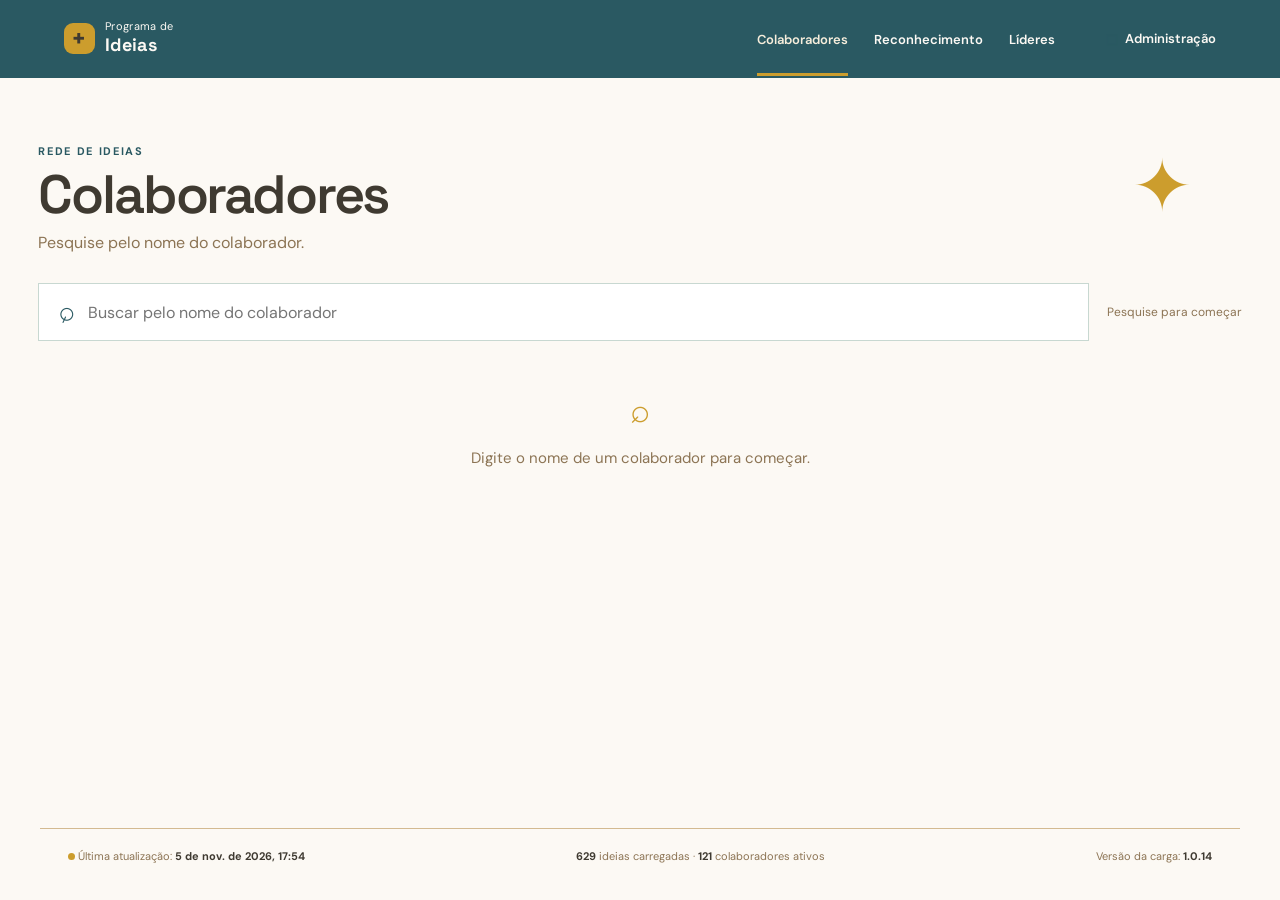
<file: colaboradores.html>
<!doctype html>
<html lang="pt-BR">
<head>
  <meta charset="UTF-8"><meta name="viewport" content="width=device-width, initial-scale=1.0">
  <meta name="description" content="Colaboradores do Programa de Ideias JDE Peet's"><title>Colaboradores | Programa de Ideias</title>
  <link rel="preconnect" href="https://fonts.googleapis.com"><link rel="preconnect" href="https://fonts.gstatic.com" crossorigin><link href="https://fonts.googleapis.com/css2?family=DM+Sans:wght@400;500;600;700&family=Space+Grotesk:wght@500;600;700&display=swap" rel="stylesheet"><link rel="stylesheet" href="styles.css">
</head>
<link rel="stylesheet" href="theme-overrides.css"><body data-page="people"><script src="portal-pages.js"></script></body>
</html>
</file>
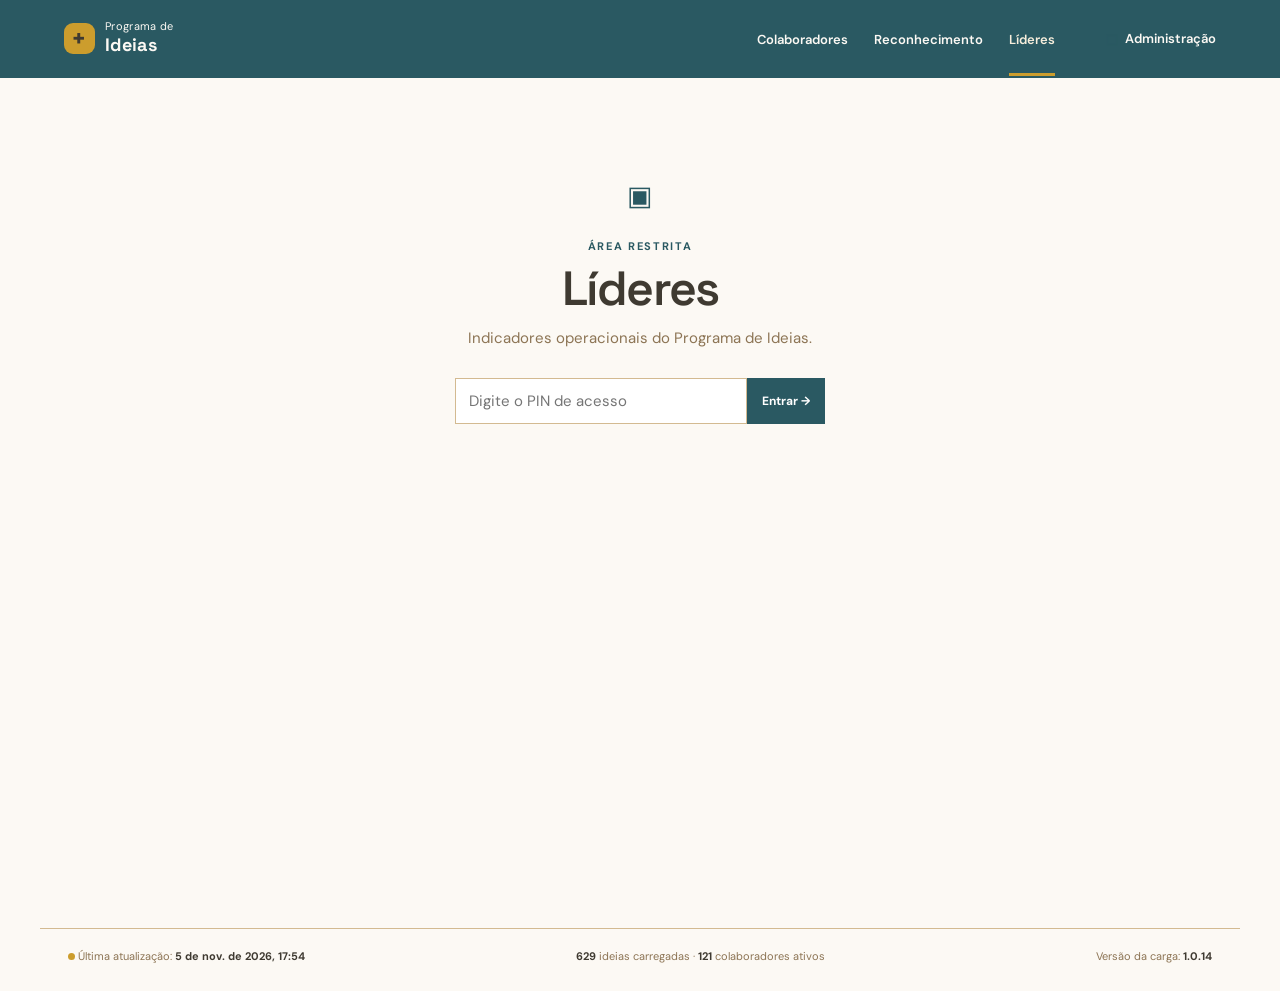
<file: coordenadores.html>
<!doctype html>
<html lang="pt-BR">
<head><meta charset="UTF-8"><meta name="viewport" content="width=device-width, initial-scale=1.0"><meta name="description" content="Painel dos líderes do Programa de Ideias"><title>Líderes | Programa de Ideias</title><link rel="preconnect" href="https://fonts.googleapis.com"><link rel="preconnect" href="https://fonts.gstatic.com" crossorigin><link href="https://fonts.googleapis.com/css2?family=DM+Sans:wght@400;500;600;700&display=swap" rel="stylesheet"><link rel="stylesheet" href="styles.css"></head>
<link rel="stylesheet" href="theme-overrides.css"><link rel="stylesheet" href="coordinator-dashboard.css"><body data-page="coordinators"><script src="portal-pages.js"></script></body>
</html>
</file>
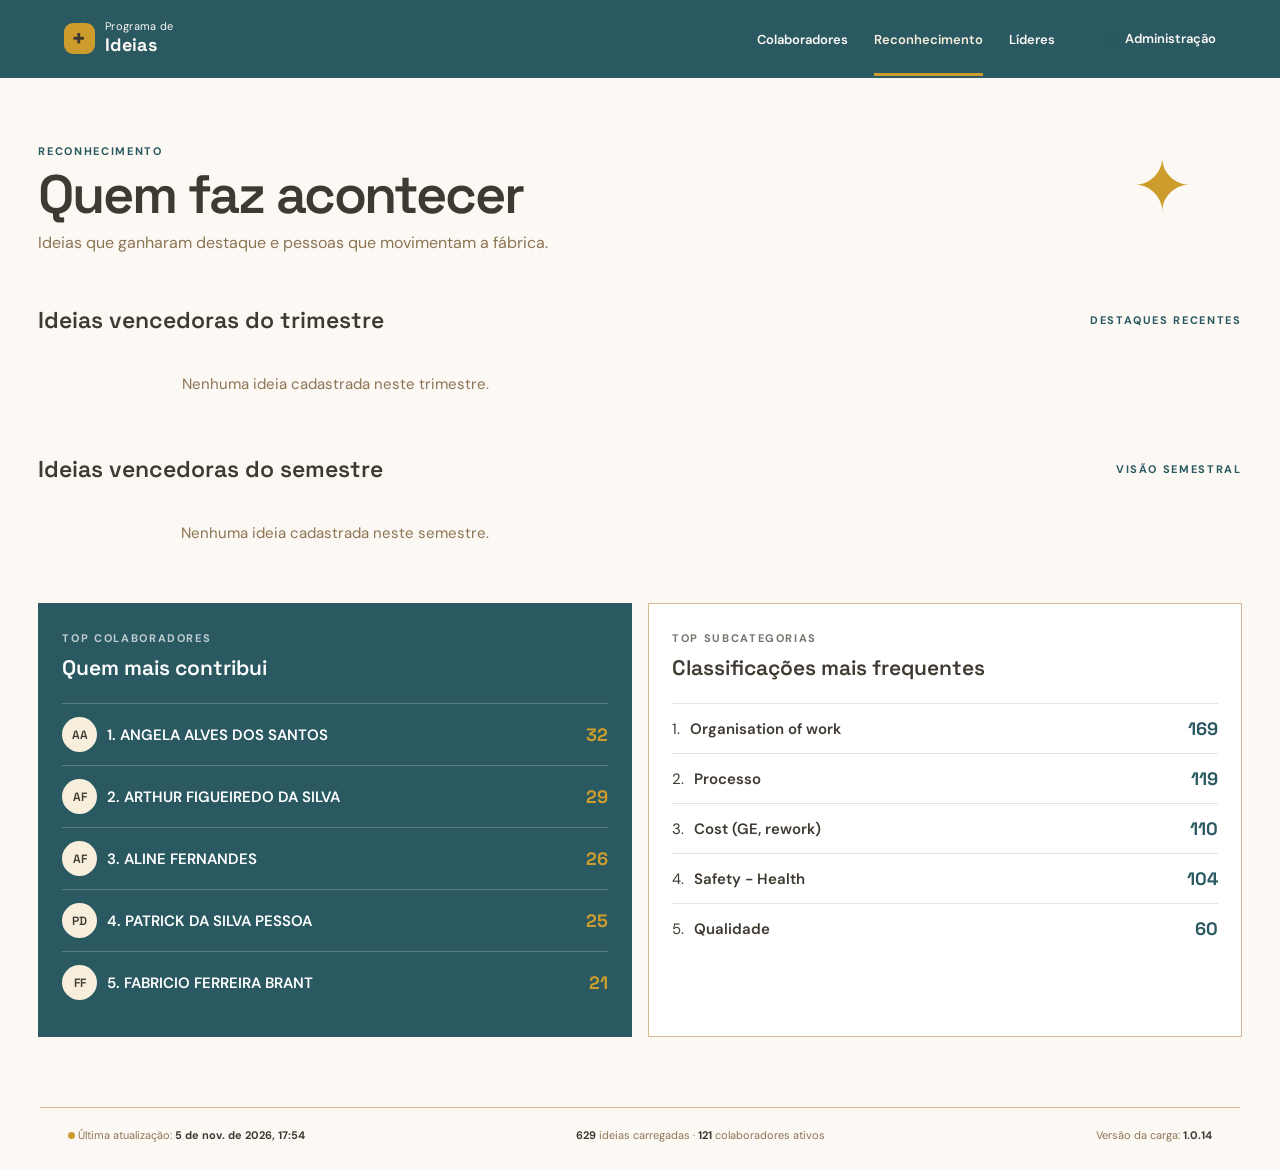
<file: reconhecimento.html>
<!doctype html>
<html lang="pt-BR">
<head><meta charset="UTF-8"><meta name="viewport" content="width=device-width, initial-scale=1.0"><meta name="description" content="Reconhecimento do Programa de Ideias JDE Peet's"><title>Reconhecimento | Programa de Ideias</title><link rel="preconnect" href="https://fonts.googleapis.com"><link rel="preconnect" href="https://fonts.gstatic.com" crossorigin><link href="https://fonts.googleapis.com/css2?family=DM+Sans:wght@400;500;600;700&family=Space+Grotesk:wght@500;600;700&display=swap" rel="stylesheet"><link rel="stylesheet" href="styles.css"></head>
<link rel="stylesheet" href="theme-overrides.css"><body data-page="recognition"><script src="portal-pages.js"></script></body>
</html>
</file>
<file: styles.css>
@import url('https://fonts.googleapis.com/css2?family=DM+Sans:wght@400;500;600;700&family=Space+Grotesk:wght@500;600;700&display=swap');
:root{--ink:#3F3A31;--muted:#8C7454;--line:#D3BA91;--paper:#FCF9F4;--white:#FFFFFF;--mint:#F7EEDC;--teal:#2A5962;--teal-dark:#3F3A31;--yellow:#CC9D2D;--red:#A04830;--blue:#849FA4;--green:#6B7C43;--deep-green:#6B7C43;--gray:#8C7454;--shadow:0 18px 50px rgba(63,58,49,.10);--latte:#D3BA91;--mocha:#8C7454;--doppio:#3F3A31;--possibility:#849FA4;--focus:#2A5962;--direction:#6B7C43;--ambition:#A04830;--freedom:#CC9D2D}
*{box-sizing:border-box}html{scroll-behavior:smooth}body{margin:0;background:var(--paper);color:var(--ink);font:15px 'DM Sans',sans-serif}button,input{font:inherit}button{cursor:pointer}.topbar{height:78px;background:rgba(255,255,255,.94);border-bottom:1px solid var(--line);display:flex;align-items:center;padding:0 clamp(20px,5vw,76px);gap:40px;position:sticky;top:0;z-index:5}.brand{display:flex;align-items:center;gap:10px;color:var(--ink);font-size:11px;line-height:1.05;letter-spacing:.03em;text-decoration:none}.brand strong{font:700 18px 'Space Grotesk'}.brand-mark{width:31px;height:31px;border-radius:9px;background:var(--teal);color:#fff;display:grid;place-items:center;font:bold 25px 'Space Grotesk';line-height:1}.topnav{display:flex;gap:26px;margin-left:auto}.nav-link,.admin-link{color:var(--muted);text-decoration:none;font-size:13px;font-weight:600}.nav-link{padding:29px 0 25px;border-bottom:3px solid transparent}.nav-link:hover,.nav-link.active{color:var(--teal);border-color:var(--teal)}.admin-link{display:flex;align-items:center;gap:7px;margin-left:10px}.lock-icon{font-size:14px;color:var(--teal)}.site-main{max-width:1200px;margin:0 auto;padding:0 28px 70px}.hero-shell{min-height:410px;display:grid;grid-template-columns:1fr 1fr;align-items:center;overflow:hidden}.eyebrow,.section-kicker{font-size:11px;font-weight:700;letter-spacing:.15em;color:var(--teal)}.eyebrow{display:flex;align-items:center;gap:9px;margin-bottom:24px}.eyebrow-dot,.footer-dot{width:7px;height:7px;border-radius:50%;background:var(--yellow);display:inline-block}.hero-copy h1,.page-heading h1,.access-gate h1{font:600 clamp(43px,6vw,78px)/.97 'Space Grotesk';letter-spacing:-.04em;margin:0 0 21px}.hero-copy h1 em{color:var(--teal);font-style:normal}.hero-copy p{max-width:460px;color:var(--muted);font-size:17px;line-height:1.55;margin:0}.hero-art{height:300px;position:relative;background:var(--mint);border-radius:47% 8% 47% 8%;transform:rotate(-5deg);margin-left:75px;display:grid;place-items:center;overflow:hidden}.orbit{position:absolute;border:1px solid rgba(8,127,115,.3);border-radius:50%;width:310px;height:180px;transform:rotate(28deg)}.orbit-two{width:190px;height:290px;transform:rotate(-45deg)}.spark{color:var(--yellow);font-size:65px;position:absolute;top:42px;right:56px}.art-label{font:500 16px/1.2 'Space Grotesk';letter-spacing:.12em;color:var(--teal-dark);transform:rotate(5deg);text-align:center}.art-label strong{font-size:25px}.search-panel{background:var(--white);border:1px solid var(--line);padding:29px 34px 34px;box-shadow:var(--shadow);border-radius:3px}.search-heading{display:flex;align-items:end;justify-content:space-between;margin-bottom:18px}.search-heading h2{font:600 26px 'Space Grotesk';margin:5px 0 0}.search-hint{font-size:12px;color:var(--muted)}.search-box{height:58px;border:1px solid #c8d8d1;background:#fbfcfb;display:flex;align-items:center;padding:0 18px;gap:12px}.search-box:focus-within{border-color:var(--teal);box-shadow:0 0 0 3px rgba(8,127,115,.1)}.search-icon{font-size:28px;color:var(--teal);line-height:0;transform:rotate(-20deg)}.search-box input{border:0;background:transparent;outline:0;flex:1;color:var(--ink);font-size:16px}.clear-search{border:0;background:transparent;color:var(--muted);font-size:22px;display:none}.search-results{margin-top:20px}.empty-search{text-align:center;color:var(--muted);padding:25px}.empty-icon{font-size:34px;color:var(--yellow);display:block;margin-bottom:9px}.result-item{border:1px solid var(--line);padding:18px 20px;display:flex;align-items:center;gap:18px;margin-top:10px;transition:.2s;background:#fff}.result-item:hover{border-color:var(--teal);transform:translateY(-2px);box-shadow:0 8px 20px rgba(23,43,43,.06)}.avatar{width:44px;height:44px;flex:none;border-radius:50%;display:grid;place-items:center;background:var(--mint);color:var(--teal-dark);font:600 16px 'Space Grotesk'}.result-meta{flex:1}.result-name{font-weight:700;font-size:16px}.result-sub{color:var(--muted);font-size:12px;margin-top:4px}.result-count{text-align:right;margin-right:12px}.result-count strong{display:block;font:700 22px 'Space Grotesk'}.result-count span{font-size:11px;color:var(--muted)}.outline-button,.primary-button{border:1px solid var(--teal);color:var(--teal);background:#fff;padding:10px 14px;font-weight:700;font-size:12px}.outline-button:hover,.primary-button{background:var(--teal);color:#fff}.view{display:none}.view.active-view{display:block}.page-heading{padding:78px 0 42px;display:flex;justify-content:space-between}.page-heading h1{font-size:54px;margin:9px 0 11px}.page-heading p{color:var(--muted);margin:0;font-size:16px}.heading-mark{font-size:72px;color:var(--yellow);padding-right:50px}.recognition-grid{display:grid;grid-template-columns:repeat(3,1fr);gap:17px}.recognition-card{background:#fff;border:1px solid var(--line);padding:23px;min-height:220px}.recognition-card.featured{background:var(--teal);color:#fff;border-color:var(--teal)}.recognition-card h3{font:600 21px 'Space Grotesk';margin:7px 0 22px}.recognition-card .section-kicker{color:inherit;opacity:.7}.leader{display:flex;align-items:center;border-top:1px solid rgba(23,43,43,.12);padding:13px 0;gap:10px}.featured .leader{border-color:rgba(255,255,255,.22)}.leader .avatar{width:35px;height:35px;font-size:12px}.leader-name{font-weight:600;flex:1}.leader-value{font:700 18px 'Space Grotesk';color:var(--teal)}.featured .leader-value{color:var(--yellow)}.access-gate{text-align:center;max-width:530px;margin:100px auto}.gate-icon{font-size:27px;color:var(--teal);margin-bottom:22px}.access-gate h1{font-size:48px;margin:11px 0}.access-gate p{color:var(--muted);margin-bottom:30px}.access-gate form{display:flex;max-width:370px;margin:auto}.access-gate input{flex:1;border:1px solid var(--line);padding:12px 13px;outline:0}.access-gate .primary-button{white-space:nowrap}.form-error{position:absolute;margin-top:48px;left:0;right:0;color:var(--red)}.access-gate form{position:relative}.hidden{display:none!important}.dashboard-header{padding:68px 0 25px;display:flex;justify-content:space-between;align-items:end}.dashboard-header h1{font:600 42px 'Space Grotesk';margin:7px 0}.dashboard-header p{color:var(--muted);margin:0}.dashboard-kpis{display:grid;grid-template-columns:repeat(4,1fr);gap:12px}.kpi{background:#fff;border:1px solid var(--line);padding:18px}.kpi span{font-size:11px;color:var(--muted);text-transform:uppercase;letter-spacing:.08em}.kpi strong{display:block;font:700 29px 'Space Grotesk';margin-top:11px}.charts-row{display:grid;grid-template-columns:1.3fr 1fr;gap:16px;margin-top:16px}.chart-card{background:#fff;border:1px solid var(--line);padding:22px}.chart-card h3{font:600 18px 'Space Grotesk';margin:0 0 25px}.bar-line{display:grid;grid-template-columns:115px 1fr 32px;gap:10px;align-items:center;margin:14px 0;font-size:12px}.bar-track{height:8px;background:#edf2ef}.bar-fill{height:100%;background:var(--teal)}.person-header{padding:55px 0 32px;display:flex;align-items:center;gap:18px;border-bottom:1px solid var(--line)}.back-link{color:var(--teal);font-size:13px;text-decoration:none;font-weight:700;display:block;margin-bottom:19px}.person-header .avatar{width:63px;height:63px;font-size:22px}.person-header h1{font:600 34px 'Space Grotesk';margin:0}.person-header p{color:var(--muted);margin:5px 0 0}.person-stat{margin-left:auto;text-align:right}.person-stat strong{font:700 30px 'Space Grotesk';display:block}.person-stat span{font-size:12px;color:var(--muted)}.ideas-heading{display:flex;justify-content:space-between;align-items:center;padding:27px 0 14px}.ideas-heading h2{font:600 22px 'Space Grotesk';margin:0}.idea-card{background:#fff;border:1px solid var(--line);padding:22px;margin:11px 0}.idea-top{display:flex;gap:15px;align-items:start}.idea-number{font:700 12px var(--teal);letter-spacing:.1em}.idea-card h3{font:600 18px 'Space Grotesk';margin:4px 0 15px}.status-pill{margin-left:auto;white-space:nowrap;font-size:11px;font-weight:700;padding:7px 10px}.status-em-andamento{background:#e7f0fa;color:var(--blue)}.status-resolvido{background:#e5f4eb;color:var(--green)}.status-fechado{background:#d8eee2;color:var(--deep-green)}.status-cancelado{background:#fbe6e6;color:var(--red)}.status-rascunho{background:#edf0ef;color:var(--gray)}.idea-fields{display:grid;grid-template-columns:repeat(4,1fr);gap:18px;border-top:1px solid var(--line);padding-top:16px}.field-label{font-size:10px;text-transform:uppercase;letter-spacing:.1em;color:var(--muted);display:block;margin-bottom:5px}.field-value{font-size:13px}.cancel-note{border-left:3px solid var(--red);background:#fff4f4;color:#81434a;padding:12px 14px;margin-top:17px;font-size:13px}.timeline{display:flex;align-items:start;padding:26px 14px 5px;overflow:auto}.timeline-step{min-width:90px;text-align:center;font-size:11px;color:var(--muted);position:relative}.timeline-step:not(:last-child):after{content:'';height:1px;background:var(--line);position:absolute;left:calc(50% + 10px);right:-45px;top:7px}.timeline-dot{width:15px;height:15px;border-radius:50%;background:var(--line);border:4px solid #fff;box-shadow:0 0 0 1px var(--line);display:block;margin:0 auto 9px;position:relative;z-index:1}.timeline-step.done{color:var(--teal);font-weight:700}.timeline-step.done .timeline-dot{background:var(--teal);box-shadow:0 0 0 1px var(--teal)}.site-footer{border-top:1px solid var(--line);max-width:1200px;margin:auto;padding:20px 28px 28px;display:flex;justify-content:space-between;color:var(--muted);font-size:11px}.site-footer strong{color:var(--ink)}
@media(max-width:760px){.topbar{height:68px;padding:0 18px;gap:18px}.topnav{gap:13px;overflow:auto}.nav-link{font-size:11px;padding:25px 0 22px;white-space:nowrap}.admin-link{display:none}.site-main{padding:0 17px 45px}.hero-shell{display:block;min-height:0;padding:57px 0 35px}.hero-copy h1{font-size:51px}.hero-copy p{font-size:15px}.hero-art{height:190px;margin:40px 13px 0}.search-panel{padding:22px 17px 25px}.search-heading{display:block}.search-heading h2{font-size:22px}.search-hint{display:block;margin-top:7px}.result-item{padding:14px 11px;gap:10px}.result-count{display:none}.outline-button{padding:9px 8px}.page-heading{padding:48px 0 28px}.page-heading h1{font-size:42px}.heading-mark{padding:0;font-size:44px}.recognition-grid{grid-template-columns:1fr}.dashboard-header{display:block;padding:48px 0 22px}.dashboard-header h1{font-size:34px}.dashboard-kpis{grid-template-columns:repeat(2,1fr)}.charts-row{grid-template-columns:1fr}.person-header{padding:35px 0 24px;flex-wrap:wrap}.person-header h1{font-size:27px}.person-stat{margin-left:81px;text-align:left}.idea-fields{grid-template-columns:repeat(2,1fr);gap:16px}.idea-top{position:relative;padding-top:28px}.idea-top .status-pill{position:absolute;top:0;right:0}.site-footer{display:block;padding:18px}.site-footer span{display:block;margin:7px 0}.public-kpis{grid-template-columns:repeat(2,1fr)}.public-chart-grid{grid-template-columns:1fr}.public-dashboard-header{display:block}.public-dashboard-header p{margin-top:6px}}
.public-dashboard{margin:0 0 28px}.public-dashboard-header{display:flex;align-items:end;justify-content:space-between;margin-bottom:16px}.public-dashboard-header h2{font:600 28px 'Space Grotesk';margin:6px 0 0}.public-dashboard-header p{color:var(--muted);margin:0;font-size:13px}.public-kpis{display:grid;grid-template-columns:repeat(5,1fr);gap:10px}.public-kpi{background:var(--white);border:1px solid var(--line);padding:17px 16px;border-top:4px solid var(--teal)}.public-kpi:nth-child(2){border-top-color:var(--green)}.public-kpi:nth-child(3){border-top-color:var(--yellow)}.public-kpi:nth-child(4){border-top-color:var(--red)}.public-kpi:nth-child(5){border-top-color:var(--mocha)}.public-kpi span{display:block;color:var(--muted);font-size:10px;letter-spacing:.08em;text-transform:uppercase}.public-kpi strong{display:block;color:var(--ink);font:700 28px 'Space Grotesk';margin-top:9px}.public-chart-grid{display:grid;grid-template-columns:1fr 1fr 1fr;gap:10px;margin-top:10px}.public-chart{background:var(--white);border:1px solid var(--line);padding:18px}.public-chart h3{font:600 16px 'Space Grotesk';margin:0 0 14px}.mini-bar{display:grid;grid-template-columns:100px 1fr 22px;align-items:center;gap:8px;font-size:11px;margin:10px 0}.mini-bar-track{height:7px;background:var(--mint)}.mini-bar-fill{height:100%;background:var(--teal)}
.public-dashboard{margin:0 0 28px}.public-dashboard-header{display:flex;align-items:end;justify-content:space-between;margin-bottom:16px}.public-dashboard-header h2{font:600 28px 'Space Grotesk';margin:6px 0 0}.public-dashboard-header p{color:var(--muted);margin:0;font-size:13px}.public-kpis{display:grid;grid-template-columns:repeat(5,1fr);gap:10px}.public-kpi{background:var(--white);border:1px solid var(--line);padding:17px 16px;border-top:4px solid var(--teal)}.public-kpi:nth-child(2){border-top-color:var(--green)}.public-kpi:nth-child(3){border-top-color:var(--yellow)}.public-kpi:nth-child(4){border-top-color:var(--red)}.public-kpi:nth-child(5){border-top-color:var(--mocha)}.public-kpi span{display:block;color:var(--muted);font-size:10px;letter-spacing:.08em;text-transform:uppercase}.public-kpi strong{display:block;color:var(--ink);font:700 28px 'Space Grotesk';margin-top:9px}.public-chart-grid{display:grid;grid-template-columns:1fr 1fr 1fr;gap:10px;margin-top:10px}.public-chart{background:var(--white);border:1px solid var(--line);padding:18px}.public-chart h3{font:600 16px 'Space Grotesk';margin:0 0 14px}.mini-bar{display:grid;grid-template-columns:100px 1fr 22px;align-items:center;gap:8px;font-size:11px;margin:10px 0}.mini-bar-track{height:7px;background:var(--mint)}.mini-bar-fill{height:100%;background:var(--teal)}
@media(max-width:760px){.public-kpis{grid-template-columns:repeat(2,1fr)}.public-chart-grid{grid-template-columns:1fr}.public-dashboard-header{display:block}.public-dashboard-header p{margin-top:6px}}
.page-main{min-height:calc(100vh - 150px)}.page-heading-compact{padding:62px 0 30px}.page-toolbar{display:flex;align-items:center;gap:18px;margin-bottom:22px}.page-toolbar .search-box{flex:1}.toolbar-count,.ideas-list-header{color:var(--muted);font-size:12px}.people-grid{display:grid;grid-template-columns:repeat(3,1fr);gap:16px}.person-card{display:block;color:var(--ink);text-decoration:none;background:var(--white);border:1px solid var(--line);padding:22px;transition:transform .2s,box-shadow .2s}.person-card:hover{transform:translateY(-3px);box-shadow:var(--shadow);border-color:var(--teal)}.person-card-top{display:flex;justify-content:space-between;align-items:center}.person-card .avatar{width:52px;height:52px}.card-arrow{font-size:24px;color:var(--yellow)}.person-card h2{font:600 20px 'Space Grotesk';margin:22px 0 6px}.person-card p{color:var(--muted);font-size:12px;margin:0 0 24px}.person-card-footer{border-top:1px solid var(--line);padding-top:14px;display:flex;align-items:baseline;gap:8px}.person-card-footer strong{font:700 28px 'Space Grotesk';color:var(--teal)}.person-card-footer span{font-size:11px;color:var(--muted)}.executive-kpis{display:grid;grid-template-columns:repeat(5,1fr);gap:10px;margin-bottom:18px}.executive-kpi{background:var(--white);border:1px solid var(--line);border-top:4px solid var(--teal);padding:17px}.executive-kpi.positive{border-top-color:var(--green)}.executive-kpi.attention{border-top-color:var(--yellow)}.executive-kpi.negative{border-top-color:var(--red)}.executive-kpi span{display:block;color:var(--muted);font-size:10px;text-transform:uppercase;letter-spacing:.08em}.executive-kpi strong{display:block;font:700 29px 'Space Grotesk';margin-top:10px}.dashboard-chart-grid{display:grid;grid-template-columns:1fr 1fr;gap:16px}.dashboard-chart-card{background:var(--white);border:1px solid var(--line);padding:22px}.dashboard-chart-card.wide{grid-column:span 1}.dashboard-chart-card h2{font:600 18px 'Space Grotesk';margin:0 0 18px}.chart-wrap{height:230px;position:relative}.top-list-row{display:grid;grid-template-columns:30px 1fr 25px;gap:8px;align-items:center;border-top:1px solid var(--line);padding:12px 0;font-size:12px}.top-list-row>span{color:var(--yellow);font-weight:700}.top-list-row b{color:var(--teal);text-align:right}.idea-filters{display:grid;grid-template-columns:repeat(5,1fr);gap:10px;background:var(--white);border:1px solid var(--line);padding:16px;margin-bottom:18px}.idea-filters label{font-size:10px;font-weight:700;color:var(--muted);text-transform:uppercase;letter-spacing:.08em}.idea-filters select,.idea-filters input{width:100%;margin-top:7px;border:1px solid var(--line);background:var(--paper);color:var(--ink);padding:10px;outline:0}.idea-filters .filter-search{grid-column:span 1}.ideas-list-header{display:flex;justify-content:space-between;align-items:center;margin:18px 0 10px}.ideas-list-header strong{font:600 18px 'Space Grotesk';color:var(--ink)}.ideas-list .idea-card{margin:10px 0}
.idea-description{border-top:1px solid var(--line);padding:15px 0 3px}.idea-description p{margin:5px 0 0;color:var(--muted);line-height:1.5}.recognition-section{margin:22px 0 35px}.recognition-section-heading{display:flex;justify-content:space-between;align-items:center;margin-bottom:14px}.recognition-section-heading h2{font:600 23px 'Space Grotesk';margin:0}.recognition-feature-grid{display:grid;grid-template-columns:repeat(2,1fr);gap:16px}.recognition-feature{display:flex;align-items:center;gap:18px;background:var(--white);border:1px solid var(--line);padding:16px}.recognition-photo{width:100px;height:100px;flex:none;background:var(--mint);display:grid;place-items:center;overflow:hidden;color:var(--teal);font-size:38px}.recognition-photo img{width:100%;height:100%;object-fit:cover}.recognition-feature h2{font:600 18px 'Space Grotesk';margin:8px 0}.recognition-feature p{font-size:12px;color:var(--muted);margin:0}.recognition-ranking-grid{display:grid;grid-template-columns:1fr 1fr;gap:16px}.coordinator-filters{display:flex;gap:10px;background:var(--white);border:1px solid var(--line);padding:16px;margin:20px 0}.coordinator-filters label{flex:1;font-size:10px;text-transform:uppercase;letter-spacing:.08em;color:var(--muted);font-weight:700}.coordinator-filters select{display:block;width:100%;margin-top:7px;padding:10px;border:1px solid var(--line);background:var(--paper);color:var(--ink)}
@media(max-width:760px){.page-heading-compact{padding:45px 0 25px}.people-grid{grid-template-columns:1fr}.page-toolbar{display:block}.toolbar-count{display:block;margin-top:12px}.executive-kpis{grid-template-columns:repeat(2,1fr)}.dashboard-chart-grid{grid-template-columns:1fr}.dashboard-chart-card.wide{grid-column:auto}.idea-filters{grid-template-columns:repeat(2,1fr)}.idea-filters .filter-search{grid-column:span 2}.ideas-list-header{display:block}.ideas-list-header span{display:block;margin-top:6px}}
@media(max-width:760px){.recognition-feature-grid,.recognition-ranking-grid{grid-template-columns:1fr}.recognition-section-heading{display:block}.recognition-section-heading .section-kicker{display:block;margin-top:8px}.coordinator-filters{display:block}.coordinator-filters label{display:block;margin:8px 0}}
.ideas-summary-list{display:grid;gap:10px}.idea-summary-card{display:block;position:relative;background:var(--white);border:1px solid var(--line);padding:19px 22px;color:var(--ink);text-decoration:none;transition:.2s}.idea-summary-card:hover{border-color:var(--teal);background:var(--mint);transform:translateY(-2px)}.idea-summary-card h3{font:600 19px 'Space Grotesk';margin:7px 0 15px;max-width:75%}.idea-summary-meta{display:flex;align-items:center;gap:16px;color:var(--muted);font-size:12px}.idea-summary-meta .status-pill{margin-left:0}.idea-summary-open{position:absolute;right:22px;bottom:21px;color:var(--teal);font-size:12px;font-weight:700}.idea-detail{background:var(--white);border:1px solid var(--line);padding:26px;margin-top:14px}.idea-detail-heading{display:flex;justify-content:space-between;align-items:start;gap:18px}.idea-detail-heading h2{font:600 29px 'Space Grotesk';margin:7px 0 0}.idea-detail-description{border-top:1px solid var(--line);margin-top:24px;padding-top:20px}.idea-detail-description p{color:var(--muted);line-height:1.65;margin:8px 0 0;white-space:pre-line}.idea-detail-fields{display:grid;grid-template-columns:repeat(4,1fr);gap:18px;border-top:1px solid var(--line);margin-top:22px;padding-top:19px}.idea-detail-fields strong{display:block;font-size:13px;line-height:1.35}.idea-detail .cancel-note{margin-top:21px}
@media(max-width:760px){.idea-summary-card{padding:17px}.idea-summary-card h3{max-width:100%;padding-right:12px}.idea-summary-meta{align-items:start;flex-direction:column;gap:7px}.idea-summary-open{right:17px;top:18px;bottom:auto}.idea-detail{padding:19px}.idea-detail-heading{display:block}.idea-detail-heading .status-pill{display:inline-block;margin-top:17px}.idea-detail-heading h2{font-size:24px}.idea-detail-fields{grid-template-columns:repeat(2,1fr);gap:15px}}

.site-main{width:100%;max-width:1600px;padding-left:clamp(18px,3vw,52px);padding-right:clamp(18px,3vw,52px)}
.page-heading,.person-card,.recognition-feature,.recognition-card,.dashboard-chart-card,.public-chart,.chart-card,.admin-section{min-width:0}
.people-grid{grid-template-columns:repeat(auto-fit,minmax(min(100%,300px),1fr));grid-auto-rows:1fr;align-items:stretch}
.person-card{display:flex;height:100%;flex-direction:column}
.person-card h2,.person-card p,.recognition-feature h2,.recognition-feature p,.leader-name{min-width:0;overflow-wrap:anywhere}
.person-card p{line-height:1.45}
.person-card-footer{margin-top:auto}
.recognition-feature-grid,.recognition-ranking-grid{grid-template-columns:repeat(2,minmax(0,1fr));align-items:stretch}
.recognition-feature{height:100%;align-items:flex-start}
.recognition-feature>div:last-child{min-width:0}
.chart-wrap,.public-chart{max-width:100%;overflow-x:auto}
.admin-page{width:100%!important;max-width:1600px!important;padding:clamp(24px,3vw,56px) clamp(16px,3vw,52px) 64px!important}
.admin-panel,.admin-section{min-width:0}
.admin-form{grid-template-columns:repeat(auto-fit,minmax(min(100%,240px),1fr))!important}
.admin-table{display:block;width:100%;max-width:100%;overflow-x:auto;white-space:nowrap}

@media(max-width:900px){
  .recognition-feature-grid,.recognition-ranking-grid{grid-template-columns:1fr}
  .dashboard-chart-grid{grid-template-columns:1fr}
  .idea-detail-fields{grid-template-columns:repeat(2,minmax(0,1fr))}
}

@media(max-width:760px){
  .topbar{height:auto;min-height:68px;flex-wrap:wrap;gap:4px 12px;padding:10px 18px 0}
  .topnav{order:3;flex:0 0 100%;width:100%;justify-content:space-between;flex-wrap:wrap;gap:0 12px;margin:0;overflow:visible}
  .nav-link{padding:10px 0 9px;white-space:normal}
  .site-main{padding:0 17px 45px}
  .recognition-section-heading{align-items:flex-start;gap:8px}
  .recognition-feature{gap:14px;padding:14px}
  .recognition-photo{width:84px;height:84px}
  .admin-page{padding:30px 18px 45px!important}
  .admin-nav{flex-wrap:wrap;gap:16px;margin-bottom:35px}
  .admin-panel h1,.admin-gate h1{font-size:34px}
  .admin-section{padding:18px}
  .admin-table{font-size:11px}
  .admin-gate form{gap:8px}
}

@media(max-width:380px){
  .nav-link{font-size:10px}
  .recognition-feature{align-items:flex-start}
  .recognition-photo{width:68px;height:68px}
  .admin-gate form{flex-direction:column}
  .admin-gate button{min-height:42px}
}

.topbar{background:#2A5962;border-bottom-color:#2A5962}
</file>
<file: theme-overrides.css>
:root{--focus:#2A5962;--direction:#6B7C43;--ambition:#A04830;--freedom:#CC9D2D;--possibility:#849FA4;--flat-white:#FCF9F4;--crema:#F7EEDC;--latte:#D3BA91;--mocha:#8C7454;--doppio:#3F3A31}
body{background:var(--flat-white);color:var(--doppio)}
.topbar{background:var(--focus);border-bottom-color:var(--focus)}
.brand,.nav-link,.admin-link{color:var(--flat-white)}
.brand-mark{background:var(--freedom);color:var(--doppio)}
.nav-link:hover,.nav-link.active{color:var(--crema);border-color:var(--freedom)}
.admin-link:hover,.admin-link.active{color:var(--crema)}
.search-box:focus-within,.search-box:hover,.person-card:hover{border-color:var(--focus)}
.search-box,.search-panel,.person-card,.idea-card,.recognition-card,.recognition-feature,.dashboard-chart-card,.chart-card,.public-kpi,.executive-kpi,.admin-section{background:var(--white)}
button.primary-button,.admin-action,.admin-gate button{background:var(--focus)}
button.primary-button:hover,.admin-action:hover,.admin-gate button:hover{background:var(--doppio)}
.outline-button{color:var(--focus);border-color:var(--focus)}
.outline-button:hover{background:var(--focus);color:var(--flat-white)}
.status-rascunho{background:var(--possibility);color:var(--doppio)}
.status-em-andamento{background:var(--freedom);color:var(--doppio)}
.status-resolvido{background:var(--direction);color:var(--flat-white)}
.status-fechado{background:var(--focus);color:var(--flat-white)}
.status-cancelado{background:var(--ambition);color:var(--flat-white)}
.cancel-note{border-left-color:var(--ambition);background:var(--crema);color:var(--doppio)}
.bar-fill,.mini-bar-fill{background:var(--focus)}
.idea-detail-fields .idea-subcategory-field strong{color:var(--focus);font-size:15px}
.recognition-subcategory{color:var(--focus)!important;font-weight:700}
</file>
<file: coordinator-dashboard.css>
#coordinator-content .dashboard-kpis {
  grid-template-columns: repeat(4, minmax(0, 1fr));
  gap: 12px;
  margin-bottom: 18px;
}

#coordinator-content .kpi {
  display: flex;
  min-height: 112px;
  flex-direction: column;
  justify-content: space-between;
}

#coordinator-content .kpi strong {
  overflow-wrap: anywhere;
  font-size: 32px;
  line-height: 1.1;
}

#coordinator-content .charts-row {
  display: grid;
  grid-template-columns: repeat(2, minmax(0, 1fr));
  align-items: start;
  gap: 14px;
}

#coordinator-content .chart-card {
  min-width: 0;
  height: 350px;
  padding: 16px;
  display: flex;
  flex-direction: column;
}

#coordinator-content .chart-card h3 {
  margin: 0 0 12px;
  font-size: 15px;
}

#coordinator-content .chart-rows {
  flex: 1;
  min-height: 0;
  overflow-y: auto;
  overscroll-behavior: contain;
  padding-right: 4px;
}

#coordinator-content .bar-line {
  grid-template-columns: minmax(100px, 1.1fr) minmax(70px, 1fr) 30px;
  gap: 8px;
  margin: 8px 0;
  font-size: 11px;
}

#coordinator-content .coordinator-filters {
  display: grid;
  grid-template-columns: repeat(3, minmax(0, 1fr));
  gap: 12px;
  margin: 16px 0;
  align-items: start;
}

#coordinator-content .coordinator-filters label {
  min-width: 0;
}

#coordinator-content .coordinator-filters select,
#coordinator-content .coordinator-filters input {
  min-width: 0;
  min-height: 40px;
  padding: 8px 10px;
  font: inherit;
  font-size: 12px;
}

#coordinator-content .filter-slicer {
  min-width: 0;
  color: var(--muted);
  font-size: 10px;
  font-weight: 700;
  letter-spacing: .08em;
  text-transform: uppercase;
}

#coordinator-content .filter-slicer details {
  position: relative;
  z-index: 2;
}

#coordinator-content .filter-slicer summary {
  display: flex;
  min-height: 40px;
  align-items: center;
  justify-content: space-between;
  gap: 8px;
  padding: 8px 10px;
  border: 1px solid var(--line);
  background: var(--paper);
  color: var(--ink);
  cursor: pointer;
  list-style: none;
}

#coordinator-content .filter-slicer summary::-webkit-details-marker {
  display: none;
}

#coordinator-content .filter-slicer summary::after {
  content: '\25BE';
  color: var(--teal);
}

#coordinator-content .slicer-selection {
  margin-left: auto;
  color: var(--muted);
  font-size: 10px;
  font-weight: 500;
  letter-spacing: 0;
  text-transform: none;
}

#coordinator-content .slicer-menu {
  position: absolute;
  top: calc(100% + 4px);
  right: 0;
  left: 0;
  min-width: 250px;
  padding: 10px;
  border: 1px solid var(--line);
  background: var(--white);
  box-shadow: var(--shadow);
}

#coordinator-content .slicer-menu .slicer-search {
  width: 100%;
  text-transform: none;
}

#coordinator-content .slicer-actions {
  display: flex;
  justify-content: space-between;
  gap: 8px;
  margin: 8px 0;
}

#coordinator-content .slicer-actions button {
  padding: 5px 0;
  border: 0;
  background: transparent;
  color: var(--teal);
  font-size: 11px;
  font-weight: 700;
  letter-spacing: 0;
  text-transform: none;
}

#coordinator-content .slicer-options {
  max-height: 210px;
  overflow-y: auto;
  overscroll-behavior: contain;
}

#coordinator-content .slicer-option {
  display: flex;
  min-height: 30px;
  align-items: center;
  gap: 8px;
  color: var(--ink);
  cursor: pointer;
  font-size: 12px;
  font-weight: 500;
  letter-spacing: 0;
  text-transform: none;
}

#coordinator-content .slicer-option input {
  min-height: auto;
  accent-color: var(--teal);
}

#coordinator-content .slicer-empty {
  display: block;
  padding: 8px 0;
  color: var(--muted);
  font-size: 12px;
  letter-spacing: 0;
  text-transform: none;
}

#coordinator-content .team-section {
  display: flex;
  height: 620px;
  box-sizing: border-box;
  flex-direction: column;
  margin: 0 0 18px;
  padding: 18px;
  border: 1px solid var(--line);
  border-radius: 16px;
  background: var(--paper);
  box-shadow: var(--shadow-soft, 0 10px 24px rgba(15, 23, 42, 0.04));
}

#coordinator-content .team-header {
  display: flex;
  align-items: center;
  justify-content: space-between;
  gap: 16px;
  margin-bottom: 16px;
}

#coordinator-content .team-header h2 {
  margin: 6px 0 0;
  font-size: 22px;
}

#coordinator-content .team-header-tools {
  display: flex;
  align-items: center;
  gap: 12px;
}

#coordinator-content .team-header-tools select {
  min-height: 40px;
  border: 1px solid var(--line);
  background: var(--white);
  color: var(--ink);
  border-radius: 10px;
  padding: 0 12px;
  font: inherit;
  font-size: 12px;
}

#coordinator-content .team-count {
  color: var(--muted);
  font-size: 12px;
  font-weight: 700;
}

#coordinator-content .status-shortcuts {
  display: flex;
  flex-wrap: wrap;
  gap: 8px;
  margin-bottom: 14px;
}

#coordinator-content .team-status-btn {
  appearance: none;
  border: 1px solid var(--line);
  background: var(--white);
  color: var(--ink);
  border-radius: 999px;
  padding: 7px 12px;
  font: inherit;
  font-size: 11px;
  font-weight: 700;
  letter-spacing: 0.02em;
  cursor: pointer;
  transition: all 0.2s ease;
}

#coordinator-content .team-status-btn.active {
  border-color: var(--teal);
  background: rgba(20, 184, 166, 0.08);
  color: var(--teal-dark, var(--teal));
}

#coordinator-content .team-table-wrapper {
  min-height: 0;
  flex: 1;
  overflow: auto;
  border: 1px solid var(--line);
  border-radius: 12px;
  background: var(--white);
}

#coordinator-content .team-table {
  width: 100%;
  min-width: 980px;
  border-collapse: collapse;
}

#coordinator-content .team-table th,
#coordinator-content .team-table td {
  padding: 12px 10px;
  border-bottom: 1px solid var(--line);
  text-align: left;
  font-size: 12px;
  vertical-align: top;
}

#coordinator-content .team-table th {
  position: sticky;
  top: 0;
  z-index: 1;
  background: rgba(15, 23, 42, 0.02);
  color: var(--muted);
  font-size: 10px;
  font-weight: 800;
  letter-spacing: 0.08em;
  text-transform: uppercase;
}

#coordinator-content .team-table tbody tr {
  cursor: pointer;
  transition: background 0.2s ease;
}

#coordinator-content .team-table tbody tr:hover,
#coordinator-content .team-table tbody tr:focus-visible {
  background: rgba(20, 184, 166, 0.04);
  outline: none;
}

#coordinator-content .team-table .idea-table-number {
  display: inline-flex;
  align-items: center;
  justify-content: center;
  min-width: 54px;
  padding: 6px 8px;
  border-radius: 8px;
  background: rgba(15, 23, 42, 0.04);
  color: var(--ink);
  font-weight: 700;
}

#coordinator-content .idea-table-title {
  max-width: 260px;
  font-weight: 600;
  line-height: 1.4;
}

#coordinator-content .coordinator-idea-panel {
  position: fixed;
  top: 0;
  right: 0;
  width: min(420px, 90vw);
  height: 100vh;
  padding: 20px;
  border-left: 1px solid var(--line);
  background: var(--white);
  box-shadow: -18px 0 34px rgba(15, 23, 42, 0.12);
  overflow-y: auto;
  z-index: 50;
}

#coordinator-content .coordinator-idea-panel.hidden {
  display: none;
}

#coordinator-content .team-detail-header {
  display: flex;
  align-items: center;
  justify-content: space-between;
  gap: 12px;
  margin-bottom: 18px;
}

#coordinator-content .team-detail-header h3 {
  margin: 4px 0 0;
  font-size: 26px;
}

#coordinator-content .panel-close {
  width: 36px;
  height: 36px;
  border: 1px solid var(--line);
  border-radius: 50%;
  background: transparent;
  color: var(--ink);
  font-size: 24px;
  cursor: pointer;
}

#coordinator-content .team-detail-content h4 {
  margin: 0 0 16px;
  font-size: 20px;
  line-height: 1.3;
}

#coordinator-content .team-detail-grid {
  display: grid;
  gap: 12px;
}

#coordinator-content .team-detail-grid > div {
  display: grid;
  gap: 6px;
  padding-bottom: 12px;
  border-bottom: 1px solid var(--line);
}

#coordinator-content .team-detail-grid span {
  color: var(--muted);
  font-size: 10px;
  font-weight: 800;
  letter-spacing: 0.08em;
  text-transform: uppercase;
}

#coordinator-content .team-detail-grid strong,
#coordinator-content .team-detail-grid p {
  margin: 0;
  color: var(--ink);
  font-size: 13px;
  line-height: 1.5;
}

#coordinator-content .empty-team-row td {
  padding: 22px 12px;
  color: var(--muted);
  text-align: center;
  font-weight: 600;
}

@media (max-width: 1100px) {
  #coordinator-content .dashboard-kpis {
    grid-template-columns: repeat(2, minmax(0, 1fr));
  }
}

@media (max-width: 760px) {
  #coordinator-content .dashboard-kpis,
  #coordinator-content .charts-row,
  #coordinator-content .coordinator-filters {
    grid-template-columns: 1fr;
  }

  #coordinator-content .slicer-menu {
    right: auto;
    left: 0;
    width: min(100%, 340px);
  }

  #coordinator-content .kpi {
    min-height: 96px;
  }
}

@media (min-width: 1440px) {
  #coordinator-content .coordinator-filters {
    grid-template-columns: repeat(6, minmax(0, 1fr));
  }
}

@media (min-width: 761px) and (max-width: 1439px) {
  #coordinator-content .coordinator-filters {
    grid-template-columns: repeat(3, minmax(0, 1fr));
  }
}

@media (max-width: 900px) {
  #coordinator-content .charts-row {
    grid-template-columns: minmax(0, 1fr);
  }

  #coordinator-content .chart-card {
    height: 320px;
  }

  #coordinator-content .bar-line {
    grid-template-columns: minmax(0, 1.1fr) minmax(70px, 1fr) 30px;
  }
}

@media (max-width: 760px) {
  #coordinator-content .chart-card {
    height: 300px;
    padding: 14px;
  }

  #coordinator-content .bar-line>span {
    min-width: 0;
    overflow-wrap: anywhere;
  }
}
</file>
